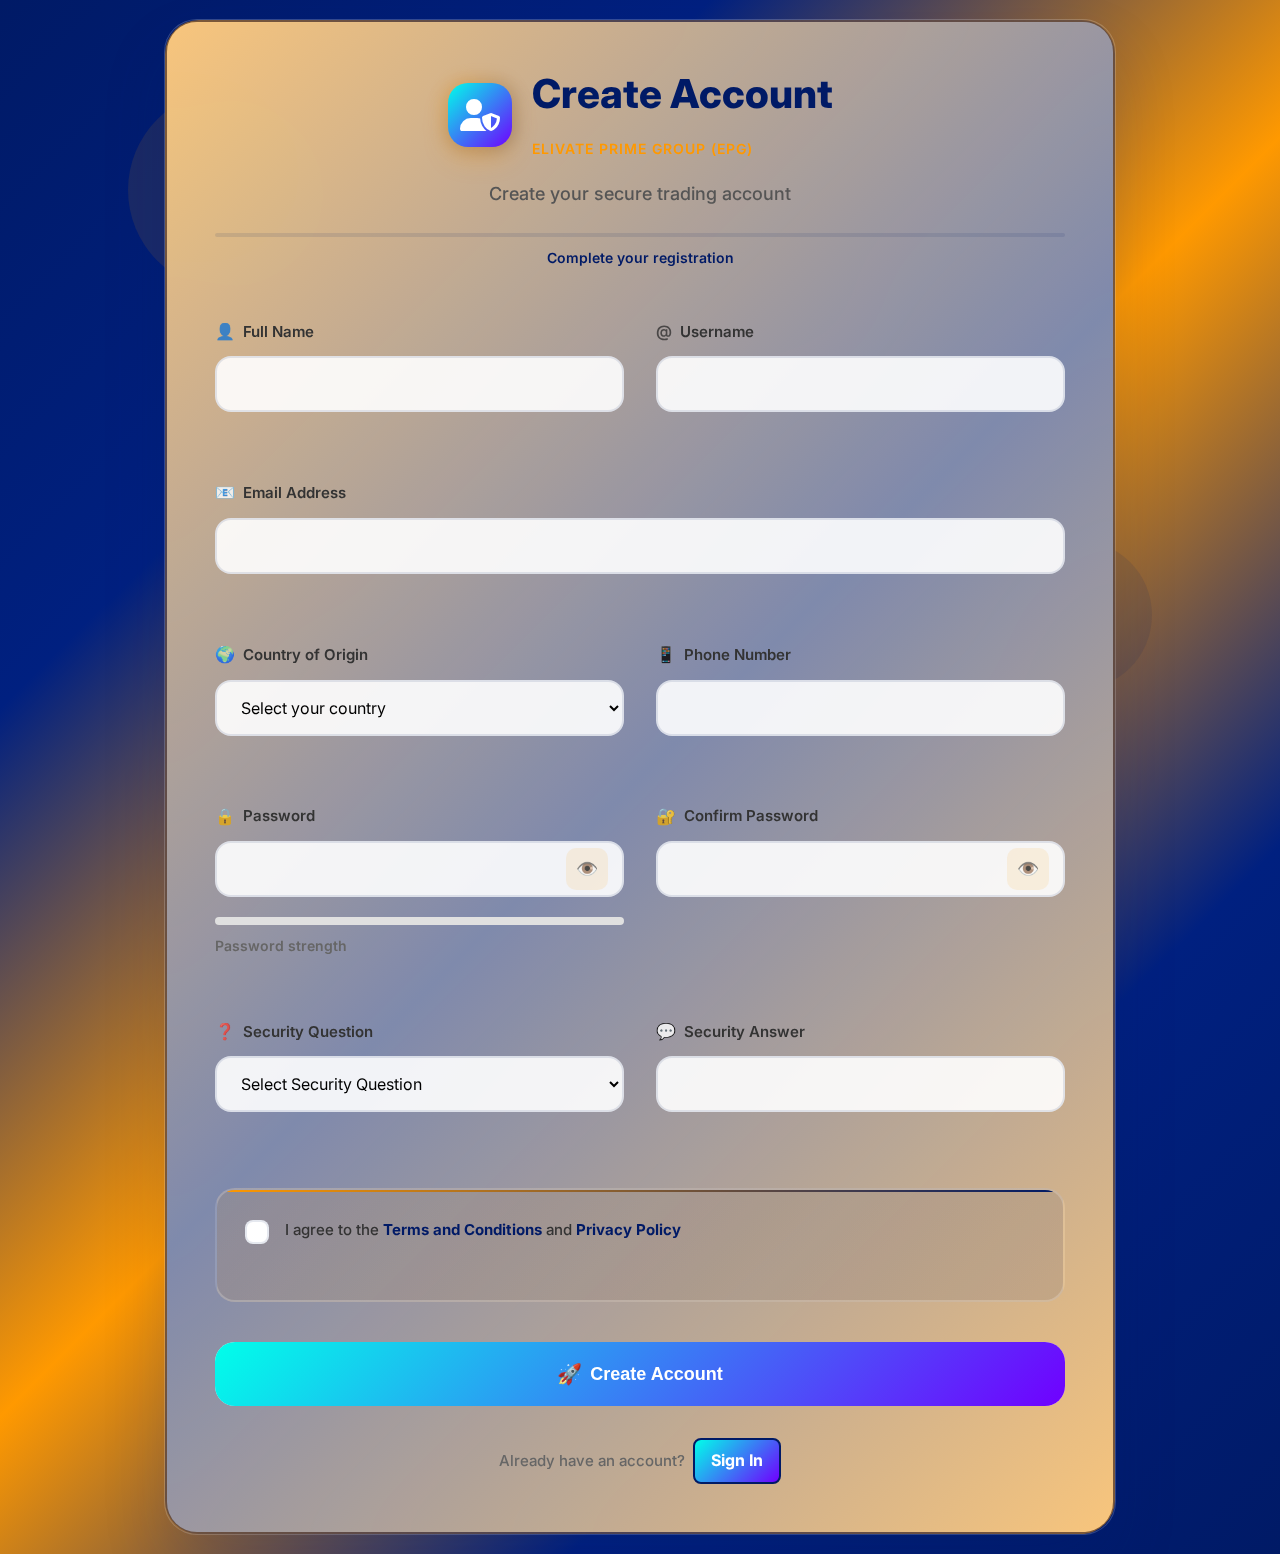
<file: index.html>
<!DOCTYPE html>
<html lang="en">

<head>
    <meta charset="UTF-8">
    <meta name="viewport"
        content="width=device-width, initial-scale=1.0, user-scalable=no, maximum-scale=1.0, minimum-scale=1.0, viewport-fit=cover">
    <meta name="format-detection" content="telephone=no">
    <meta name="apple-mobile-web-app-capable" content="yes">
    <meta name="apple-mobile-web-app-status-bar-style" content="default">
    <meta name="theme-color" content="#001a66">
    <title>Elivate Prime Group (EPG):Register</title>
    <link rel="stylesheet" href="styles.css">
    <link href="https://fonts.googleapis.com/css2?family=Inter:wght@300;400;500;600;700;800&display=swap"
        rel="stylesheet">
    <link rel="stylesheet" href="https://cdnjs.cloudflare.com/ajax/libs/font-awesome/6.0.0/css/all.min.css">
</head>

<body>
    <div class="background-animation">
        <div class="floating-shape shape-1"></div>
        <div class="floating-shape shape-2"></div>
        <div class="floating-shape shape-3"></div>
        <div class="floating-shape shape-4"></div>
    </div>

    <div class="container">
        <div class="form-wrapper">
            <div class="header">
                <div class="logo">
                    <div class="logo-icon">
                        <span class="crypto-symbol"><i class="fas fa-user-shield"></i></span>
                        <div class="logo-glow"></div>
                    </div>
                    <div class="brand-text">
                        <h1>Create Account</h1>
                        <div class="brand-tagline">Elivate Prime Group (EPG)</div>
                    </div>
                </div>
                <p class="subtitle">Create your secure trading account</p>
                <div class="progress-indicator">
                    <div class="progress-bar">
                        <div class="progress-fill"></div>
                    </div>
                    <span class="progress-text">Complete your registration</span>
                </div>
            </div>

            <form id="registrationForm" class="registration-form" novalidate>
                <div class="form-grid">
                    <div class="form-group">
                        <label for="fullName">
                            <span class="label-icon">👤</span>
                            Full Name
                        </label>
                        <div class="input-wrapper">
                            <input type="text" id="fullName" name="fullName" required>
                            <div class="input-border"></div>
                            <div class="input-focus-effect"></div>
                        </div>
                        <span class="error-message"></span>
                    </div>

                    <div class="form-group">
                        <label for="username">
                            <span class="label-icon">@</span>
                            Username
                        </label>
                        <div class="input-wrapper">
                            <input type="text" id="username" name="username" required>
                            <div class="input-border"></div>
                            <div class="input-focus-effect"></div>
                        </div>
                        <span class="error-message"></span>
                    </div>

                    <div class="form-group full-width">
                        <label for="email">
                            <span class="label-icon">📧</span>
                            Email Address
                        </label>
                        <div class="input-wrapper">
                            <input type="email" id="email" name="email" required>
                            <div class="input-border"></div>
                            <div class="input-focus-effect"></div>
                        </div>
                        <span class="error-message"></span>
                    </div>

                    <div class="form-group">
                        <label for="country">
                            <span class="label-icon">🌍</span>
                            Country of Origin
                        </label>
                        <div class="input-wrapper">
                            <select id="country" name="country" required>
                                <option value="" selected disabled>Select your country</option>
                                <option value="AF">Afghanistan</option>
                                <option value="AL">Albania</option>
                                <option value="DZ">Algeria</option>
                                <option value="AD">Andorra</option>
                                <option value="AO">Angola</option>
                                <option value="AG">Antigua and Barbuda</option>
                                <option value="AR">Argentina</option>
                                <option value="AM">Armenia</option>
                                <option value="AU">Australia</option>
                                <option value="AT">Austria</option>
                                <option value="AZ">Azerbaijan</option>
                                <option value="BS">Bahamas</option>
                                <option value="BH">Bahrain</option>
                                <option value="BD">Bangladesh</option>
                                <option value="BB">Barbados</option>
                                <option value="BY">Belarus</option>
                                <option value="BE">Belgium</option>
                                <option value="BZ">Belize</option>
                                <option value="BJ">Benin</option>
                                <option value="BT">Bhutan</option>
                                <option value="BO">Bolivia</option>
                                <option value="BA">Bosnia and Herzegovina</option>
                                <option value="BW">Botswana</option>
                                <option value="BR">Brazil</option>
                                <option value="BN">Brunei</option>
                                <option value="BG">Bulgaria</option>
                                <option value="BF">Burkina Faso</option>
                                <option value="BI">Burundi</option>
                                <option value="CV">Cabo Verde</option>
                                <option value="KH">Cambodia</option>
                                <option value="CM">Cameroon</option>
                                <option value="CA">Canada</option>
                                <option value="CF">Central African Republic</option>
                                <option value="TD">Chad</option>
                                <option value="CL">Chile</option>
                                <option value="CN">China</option>
                                <option value="CO">Colombia</option>
                                <option value="KM">Comoros</option>
                                <option value="CG">Congo</option>
                                <option value="CR">Costa Rica</option>
                                <option value="HR">Croatia</option>
                                <option value="CU">Cuba</option>
                                <option value="CY">Cyprus</option>
                                <option value="CZ">Czech Republic</option>
                                <option value="DK">Denmark</option>
                                <option value="DJ">Djibouti</option>
                                <option value="DM">Dominica</option>
                                <option value="DO">Dominican Republic</option>
                                <option value="EC">Ecuador</option>
                                <option value="EG">Egypt</option>
                                <option value="SV">El Salvador</option>
                                <option value="GQ">Equatorial Guinea</option>
                                <option value="ER">Eritrea</option>
                                <option value="EE">Estonia</option>
                                <option value="SZ">Eswatini</option>
                                <option value="ET">Ethiopia</option>
                                <option value="FJ">Fiji</option>
                                <option value="FI">Finland</option>
                                <option value="FR">France</option>
                                <option value="GA">Gabon</option>
                                <option value="GM">Gambia</option>
                                <option value="GE">Georgia</option>
                                <option value="DE">Germany</option>
                                <option value="GH">Ghana</option>
                                <option value="GR">Greece</option>
                                <option value="GD">Grenada</option>
                                <option value="GT">Guatemala</option>
                                <option value="GN">Guinea</option>
                                <option value="GW">Guinea-Bissau</option>
                                <option value="GY">Guyana</option>
                                <option value="HT">Haiti</option>
                                <option value="HN">Honduras</option>
                                <option value="HU">Hungary</option>
                                <option value="IS">Iceland</option>
                                <option value="IN">India</option>
                                <option value="ID">Indonesia</option>
                                <option value="IR">Iran</option>
                                <option value="IQ">Iraq</option>
                                <option value="IE">Ireland</option>
                                <option value="IL">Israel</option>
                                <option value="IT">Italy</option>
                                <option value="JM">Jamaica</option>
                                <option value="JP">Japan</option>
                                <option value="JO">Jordan</option>
                                <option value="KZ">Kazakhstan</option>
                                <option value="KE">Kenya</option>
                                <option value="KI">Kiribati</option>
                                <option value="KP">North Korea</option>
                                <option value="KR">South Korea</option>
                                <option value="KW">Kuwait</option>
                                <option value="KG">Kyrgyzstan</option>
                                <option value="LA">Laos</option>
                                <option value="LV">Latvia</option>
                                <option value="LB">Lebanon</option>
                                <option value="LS">Lesotho</option>
                                <option value="LR">Liberia</option>
                                <option value="LY">Libya</option>
                                <option value="LI">Liechtenstein</option>
                                <option value="LT">Lithuania</option>
                                <option value="LU">Luxembourg</option>
                                <option value="MG">Madagascar</option>
                                <option value="MW">Malawi</option>
                                <option value="MY">Malaysia</option>
                                <option value="MV">Maldives</option>
                                <option value="ML">Mali</option>
                                <option value="MT">Malta</option>
                                <option value="MH">Marshall Islands</option>
                                <option value="MR">Mauritania</option>
                                <option value="MU">Mauritius</option>
                                <option value="MX">Mexico</option>
                                <option value="FM">Micronesia</option>
                                <option value="MD">Moldova</option>
                                <option value="MC">Monaco</option>
                                <option value="MN">Mongolia</option>
                                <option value="ME">Montenegro</option>
                                <option value="MA">Morocco</option>
                                <option value="MZ">Mozambique</option>
                                <option value="MM">Myanmar</option>
                                <option value="NA">Namibia</option>
                                <option value="NR">Nauru</option>
                                <option value="NP">Nepal</option>
                                <option value="NL">Netherlands</option>
                                <option value="NZ">New Zealand</option>
                                <option value="NI">Nicaragua</option>
                                <option value="NE">Niger</option>
                                <option value="NG">Nigeria</option>
                                <option value="MK">North Macedonia</option>
                                <option value="NO">Norway</option>
                                <option value="OM">Oman</option>
                                <option value="PK">Pakistan</option>
                                <option value="PW">Palau</option>
                                <option value="PS">Palestine</option>
                                <option value="PA">Panama</option>
                                <option value="PG">Papua New Guinea</option>
                                <option value="PY">Paraguay</option>
                                <option value="PE">Peru</option>
                                <option value="PH">Philippines</option>
                                <option value="PL">Poland</option>
                                <option value="PT">Portugal</option>
                                <option value="QA">Qatar</option>
                                <option value="RO">Romania</option>
                                <option value="RU">Russia</option>
                                <option value="RW">Rwanda</option>
                                <option value="KN">Saint Kitts and Nevis</option>
                                <option value="LC">Saint Lucia</option>
                                <option value="VC">Saint Vincent and the Grenadines</option>
                                <option value="WS">Samoa</option>
                                <option value="SM">San Marino</option>
                                <option value="ST">Sao Tome and Principe</option>
                                <option value="SA">Saudi Arabia</option>
                                <option value="SN">Senegal</option>
                                <option value="RS">Serbia</option>
                                <option value="SC">Seychelles</option>
                                <option value="SL">Sierra Leone</option>
                                <option value="SG">Singapore</option>
                                <option value="SK">Slovakia</option>
                                <option value="SI">Slovenia</option>
                                <option value="SB">Solomon Islands</option>
                                <option value="SO">Somalia</option>
                                <option value="ZA">South Africa</option>
                                <option value="SS">South Sudan</option>
                                <option value="ES">Spain</option>
                                <option value="LK">Sri Lanka</option>
                                <option value="SD">Sudan</option>
                                <option value="SR">Suriname</option>
                                <option value="SE">Sweden</option>
                                <option value="CH">Switzerland</option>
                                <option value="SY">Syria</option>
                                <option value="TW">Taiwan</option>
                                <option value="TJ">Tajikistan</option>
                                <option value="TZ">Tanzania</option>
                                <option value="TH">Thailand</option>
                                <option value="TL">Timor-Leste</option>
                                <option value="TG">Togo</option>
                                <option value="TO">Tonga</option>
                                <option value="TT">Trinidad and Tobago</option>
                                <option value="TN">Tunisia</option>
                                <option value="TR">Turkey</option>
                                <option value="TM">Turkmenistan</option>
                                <option value="TV">Tuvalu</option>
                                <option value="UG">Uganda</option>
                                <option value="UA">Ukraine</option>
                                <option value="AE">United Arab Emirates</option>
                                <option value="GB">United Kingdom</option>
                                <option value="US">United States</option>
                                <option value="UY">Uruguay</option>
                                <option value="UZ">Uzbekistan</option>
                                <option value="VU">Vanuatu</option>
                                <option value="VA">Vatican City</option>
                                <option value="VE">Venezuela</option>
                                <option value="VN">Vietnam</option>
                                <option value="YE">Yemen</option>
                                <option value="ZM">Zambia</option>
                                <option value="ZW">Zimbabwe</option>
                            </select>
                            <div class="input-border"></div>
                            <div class="input-focus-effect"></div>
                        </div>
                        <span class="error-message"></span>
                    </div>

                    <div class="form-group">
                        <label for="phone">
                            <span class="label-icon">📱</span>
                            Phone Number
                        </label>
                        <div class="input-wrapper">
                            <input type="tel" id="phone" name="phone" required>
                            <div class="input-border"></div>
                            <div class="input-focus-effect"></div>
                        </div>
                        <span class="error-message"></span>
                    </div>

                    <div class="form-group">
                        <label for="password">
                            <span class="label-icon">🔒</span>
                            Password
                        </label>
                        <div class="input-wrapper password-wrapper">
                            <input type="password" id="password" name="password" required>
                            <button type="button" class="toggle-password" data-target="password">
                                <span class="eye-icon">👁️</span>
                            </button>
                            <div class="input-border"></div>
                            <div class="input-focus-effect"></div>
                        </div>
                        <div class="password-strength">
                            <div class="strength-bar">
                                <div class="strength-fill"></div>
                            </div>
                            <span class="strength-text">Password strength</span>
                        </div>
                        <span class="error-message"></span>
                    </div>

                    <div class="form-group">
                        <label for="confirmPassword">
                            <span class="label-icon">🔐</span>
                            Confirm Password
                        </label>
                        <div class="input-wrapper password-wrapper">
                            <input type="password" id="confirmPassword" name="confirmPassword" required>
                            <button type="button" class="toggle-password" data-target="confirmPassword">
                                <span class="eye-icon">👁️</span>
                            </button>
                            <div class="input-border"></div>
                            <div class="input-focus-effect"></div>
                        </div>
                        <span class="error-message"></span>
                    </div>

                    <div class="form-group">
                        <label for="securityQuestion">
                            <span class="label-icon">❓</span>
                            Security Question
                        </label>
                        <div class="input-wrapper">
                            <select id="securityQuestion" name="securityQuestion" required>
                                <option value="">Select Security Question</option>
                                <option value="pet">🐕 What was the name of your first pet?</option>
                                <option value="school">🏫 What was the name of your elementary school?</option>
                                <option value="city">🏙️ In what city were you born?</option>
                                <option value="mother">👩 What is your mother's maiden name?</option>
                                <option value="car">🚗 What was the make of your first car?</option>
                                <option value="street">🏠 What street did you grow up on?</option>
                                <option value="teacher">👨‍🏫 What was your favorite teacher's name?</option>
                                <option value="food">🍕 What is your favorite food?</option>
                            </select>
                            <div class="input-border"></div>
                            <div class="input-focus-effect"></div>
                        </div>
                        <span class="error-message"></span>
                    </div>

                    <div class="form-group">
                        <label for="securityAnswer">
                            <span class="label-icon">💬</span>
                            Security Answer
                        </label>
                        <div class="input-wrapper">
                            <input type="text" id="securityAnswer" name="securityAnswer" required>
                            <div class="input-border"></div>
                            <div class="input-focus-effect"></div>
                        </div>
                        <span class="error-message"></span>
                    </div>
                </div>

                <div class="terms-section">
                    <div class="terms-card">
                        <label class="checkbox-container">
                            <input type="checkbox" id="terms" name="terms" required>
                            <span class="checkmark">
                                <div class="checkmark-icon">✓</div>
                            </span>
                            <span class="terms-text">
                                I agree to the <a href="#" class="terms-link">Terms and Conditions</a> and
                                <a href="#" class="terms-link">Privacy Policy</a>
                            </span>
                        </label>
                        <span class="error-message"></span>
                    </div>
                </div>

                <button type="submit" class="submit-btn">
                    <div class="btn-background"></div>
                    <span class="btn-text">
                        <span class="btn-icon">🚀</span>
                        Create Account
                    </span>
                    <div class="loading-spinner">
                        <div class="spinner-ring"></div>
                    </div>
                </button>

                <div class="login-link">
                    <span class="login-text">Already have an account?</span>
                    <a href="login.html" class="login-btn">Sign In</a>
                </div>
            </form>
        </div>
    </div>

    <script src="script.js"></script>
</body>

</html>
</file>
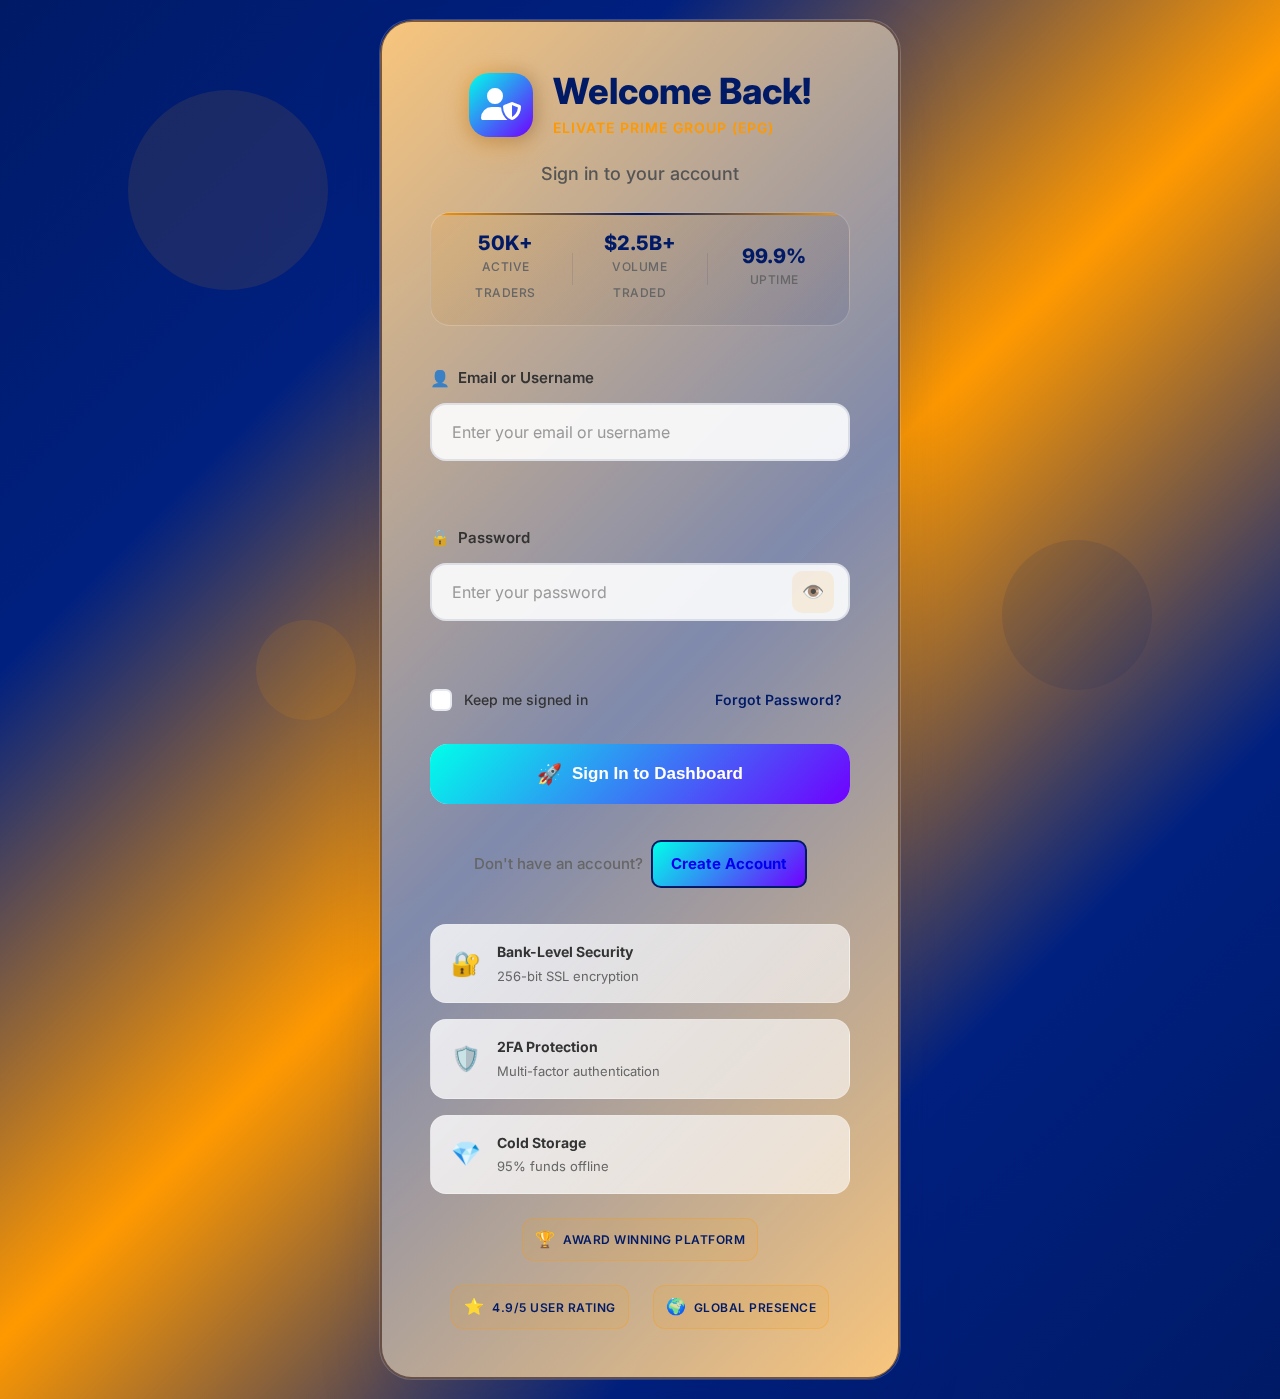
<file: login.html>
<!DOCTYPE html>
<html lang="en">

<head>
    <meta charset="UTF-8">
    <meta name="viewport"
        content="width=device-width, initial-scale=1.0, user-scalable=no, maximum-scale=1.0, minimum-scale=1.0, viewport-fit=cover">
    <meta name="format-detection" content="telephone=no">
    <meta name="apple-mobile-web-app-capable" content="yes">
    <meta name="apple-mobile-web-app-status-bar-style" content="default">
    <meta name="theme-color" content="#001a66">
    <title>Elivate Prime Group (EPG):login</title>
    <link rel="stylesheet" href="login.css">
    <link href="https://fonts.googleapis.com/css2?family=Inter:wght@300;400;500;600;700;800&display=swap"
        rel="stylesheet">
    <link rel="stylesheet" href="https://cdnjs.cloudflare.com/ajax/libs/font-awesome/6.0.0/css/all.min.css">

</head>

<body>
    <div class="background-animation">
        <div class="floating-shape shape-1"></div>
        <div class="floating-shape shape-2"></div>
        <div class="floating-shape shape-3"></div>
        <div class="floating-shape shape-4"></div>
    </div>

    <div class="container">
        <div class="form-wrapper">
            <div class="header">
                <div class="logo">
                    <div class="logo-icon">
                        <span class="crypto-symbol"><i class="fas fa-user-shield"></i></span>
                        <div class="logo-glow"></div>
                    </div>
                    <div class="brand-text">
                        <h1>Welcome Back!</h1>
                        <div class="brand-tagline">Elivate Prime Group (EPG)
                        </div>
                    </div>
                </div>
                <p class="subtitle">Sign in to your account</p>
                <div class="welcome-stats">
                    <div class="stat-item">
                        <span class="stat-number">50K+</span>
                        <span class="stat-label">Active Traders</span>
                    </div>
                    <div class="stat-divider"></div>
                    <div class="stat-item">
                        <span class="stat-number">$2.5B+</span>
                        <span class="stat-label">Volume Traded</span>
                    </div>
                    <div class="stat-divider"></div>
                    <div class="stat-item">
                        <span class="stat-number">99.9%</span>
                        <span class="stat-label">Uptime</span>
                    </div>
                </div>
            </div>

            <form id="signinForm" class="signin-form" novalidate>
                <div class="form-container">
                    <div class="form-group">
                        <label for="emailUsername">
                            <span class="label-icon">👤</span>
                            Email or Username
                        </label>
                        <div class="input-wrapper">
                            <input type="text" id="emailUsername" name="emailUsername" required
                                placeholder="Enter your email or username" autocomplete="username">
                            <div class="input-border"></div>
                            <div class="input-focus-effect"></div>
                            <div class="input-success-icon">✓</div>
                        </div>
                        <span class="error-message"></span>
                    </div>

                    <div class="form-group">
                        <label for="password">
                            <span class="label-icon">🔒</span>
                            Password
                        </label>
                        <div class="input-wrapper password-wrapper">
                            <input type="password" id="password" name="password" required
                                placeholder="Enter your password" autocomplete="current-password">
                            <button type="button" class="toggle-password" data-target="password"
                                aria-label="Toggle password visibility">
                                <span class="eye-icon">👁️</span>
                            </button>
                            <div class="input-border"></div>
                            <div class="input-focus-effect"></div>
                            <div class="input-success-icon">✓</div>
                        </div>
                        <span class="error-message"></span>
                    </div>

                    <div class="form-options">
                        <label class="checkbox-container">
                            <input type="checkbox" id="rememberMe" name="rememberMe">
                            <span class="checkmark">
                                <div class="checkmark-icon">✓</div>
                            </span>
                            <span class="checkbox-text">Keep me signed in</span>
                        </label>
                        <a href="#" class="forgot-password">Forgot Password?</a>
                    </div>

                    <button type="submit" class="submit-btn">
                        <div class="btn-background"></div>
                        <span class="btn-text">
                            <span class="btn-icon">🚀</span>
                            Sign In to Dashboard
                        </span>
                        <div class="loading-spinner">
                            <div class="spinner-ring"></div>
                        </div>
                    </button>

                    <div class="signup-link">
                        <span class="signup-text">Don't have an account?</span>
                        <a href="index.html" class="signup-btn">Create Account</a>
                    </div>
                </div>
            </form>

            <div class="security-features">
                <div class="security-item">
                    <div class="security-icon">🔐</div>
                    <div class="security-text">
                        <strong>Bank-Level Security</strong>
                        <p>256-bit SSL encryption</p>
                    </div>
                </div>
                <div class="security-item">
                    <div class="security-icon">🛡️</div>
                    <div class="security-text">
                        <strong>2FA Protection</strong>
                        <p>Multi-factor authentication</p>
                    </div>
                </div>
                <div class="security-item">
                    <div class="security-icon">💎</div>
                    <div class="security-text">
                        <strong>Cold Storage</strong>
                        <p>95% funds offline</p>
                    </div>
                </div>
            </div>

            <div class="trust-indicators">
                <div class="trust-item">
                    <span class="trust-badge">🏆</span>
                    <span class="trust-text">Award Winning Platform</span>
                </div>
                <div class="trust-item">
                    <span class="trust-badge">⭐</span>
                    <span class="trust-text">4.9/5 User Rating</span>
                </div>
                <div class="trust-item">
                    <span class="trust-badge">🌍</span>
                    <span class="trust-text">Global Presence</span>
                </div>
            </div>
        </div>
    </div>

    <script src="login.js"></script>
</body>

</html>
</file>
<file: styles.css>
:root {
  --primary: #001a66;
  --accent: #ff9900;
  --success: #4caf50;
  --error: #e74c3c;
  --text-dark: #333333;
  --text-light: #ffffff;
  --border: rgba(0, 26, 102, 0.1);
  --input-bg: rgba(255, 255, 255, 0.05);

  /* Enhanced color palette */
  --primary-light: rgba(0, 26, 102, 0.1);
  --primary-medium: rgba(0, 26, 102, 0.3);
  --accent-light: rgba(255, 153, 0, 0.1);
  --accent-medium: rgba(255, 153, 0, 0.3);
  --glass-bg: rgba(255, 255, 255, 0.95);
  --glass-border: rgba(255, 255, 255, 0.2);
  --shadow-primary: rgba(0, 26, 102, 0.15);
  --shadow-accent: rgba(255, 153, 0, 0.25);
}

* {
  margin: 0;
  padding: 0;
  box-sizing: border-box;
}

html {
  font-size: 16px;
  -webkit-text-size-adjust: 100%;
  -ms-text-size-adjust: 100%;
  scroll-behavior: smooth;
}

body {
  font-family: "Inter", -apple-system, BlinkMacSystemFont, "Segoe UI", Roboto,
    sans-serif;
  background: linear-gradient(
    135deg,
    var(--primary) 0%,
    #002080 25%,
    var(--accent) 50%,
    #002080 75%,
    var(--primary) 100%
  );
  min-height: 100vh;
  color: var(--text-dark);
  line-height: 1.6;
  -webkit-font-smoothing: antialiased;
  -moz-osx-font-smoothing: grayscale;
  overflow-x: hidden;
  position: relative;
}

/* Animated Background */
.background-animation {
  position: fixed;
  top: 0;
  left: 0;
  width: 100%;
  height: 100%;
  pointer-events: none;
  z-index: 0;
}

.floating-shape {
  position: absolute;
  border-radius: 50%;
  opacity: 0.1;
  animation: float 20s infinite ease-in-out;
}

.shape-1 {
  width: 200px;
  height: 200px;
  background: var(--accent);
  top: 10%;
  left: 10%;
  animation-delay: 0s;
}

.shape-2 {
  width: 150px;
  height: 150px;
  background: var(--primary);
  top: 60%;
  right: 10%;
  animation-delay: 5s;
}

.shape-3 {
  width: 100px;
  height: 100px;
  background: var(--accent);
  bottom: 20%;
  left: 20%;
  animation-delay: 10s;
}

.shape-4 {
  width: 120px;
  height: 120px;
  background: var(--primary);
  top: 30%;
  right: 30%;
  animation-delay: 15s;
}

@keyframes float {
  0%,
  100% {
    transform: translateY(0px) rotate(0deg);
  }
  25% {
    transform: translateY(-20px) rotate(90deg);
  }
  50% {
    transform: translateY(-40px) rotate(180deg);
  }
  75% {
    transform: translateY(-20px) rotate(270deg);
  }
}

.container {
  min-height: 100vh;
  display: flex;
  align-items: center;
  justify-content: center;
  padding: 20px;
  position: relative;
  z-index: 1;
}

.form-wrapper {
  background: var(--glass-bg);
  backdrop-filter: blur(30px);
  border-radius: 32px;
  padding: 48px;
  box-shadow: 0 32px 64px var(--shadow-primary), 0 0 0 1px var(--glass-border),
    inset 0 1px 0 rgba(255, 255, 255, 0.3);
  width: 100%;
  max-width: 950px;
  position: relative;
  z-index: 2;
  border: 2px solid transparent;
  background-clip: padding-box;
}

.form-wrapper::before {
  content: "";
  position: absolute;
  top: -2px;
  left: -2px;
  right: -2px;
  bottom: -2px;
  background: linear-gradient(
    135deg,
    var(--accent),
    var(--primary),
    var(--accent)
  );
  border-radius: 34px;
  z-index: -1;
  opacity: 0.5;
}

.header {
  text-align: center;
  margin-bottom: 48px;
  position: relative;
}

.logo {
  display: flex;
  align-items: center;
  justify-content: center;
  gap: 20px;
  margin-bottom: 20px;
  flex-wrap: wrap;
}

.logo-icon {
  width: 64px;
  height: 64px;
  background: linear-gradient(135deg, #00ffea, #7000ff);
  border-radius: 20px;
  display: flex;
  align-items: center;
  justify-content: center;
  position: relative;
  box-shadow: 0 12px 24px var(--shadow-accent);
}

.crypto-symbol {
  font-size: 32px;
  color: var(--text-light);
  font-weight: 800;
  z-index: 2;
}

.logo-glow {
  position: absolute;
  top: -4px;
  left: -4px;
  right: -4px;
  bottom: -4px;
  background: linear-gradient(135deg, var(--accent), var(--primary));
  border-radius: 24px;
  z-index: -1;
  opacity: 0.3;
  filter: blur(8px);
}

.brand-text {
  text-align: left;
}

.header h1 {
  font-size: 40px;
  font-weight: 800;
  padding-bottom: 1rem;
  background: var(--primary);
  -webkit-background-clip: text;
  -webkit-text-fill-color: transparent;
  background-clip: text;
  margin: 0;
  line-height: 1.2;
}

.brand-tagline {
  font-size: 14px;
  color: var(--accent);
  font-weight: 600;
  text-transform: uppercase;
  letter-spacing: 1px;
  margin-top: 4px;
}

.subtitle {
  color: #555;
  font-size: 18px;
  font-weight: 500;
  margin-bottom: 24px;
}

.progress-indicator {
  margin-top: 20px;
}

.progress-bar {
  width: 100%;
  height: 4px;
  background: var(--primary-light);
  border-radius: 2px;
  overflow: hidden;
  margin-bottom: 8px;
}

.progress-fill {
  height: 100%;
  width: 0%;
  background: linear-gradient(90deg, var(--primary), var(--accent));
  border-radius: 2px;
  transition: width 0.3s ease;
}

.progress-text {
  font-size: 14px;
  color: var(--primary);
  font-weight: 600;
}

.registration-form {
  width: 100%;
}

.form-grid {
  display: grid;
  grid-template-columns: 1fr 1fr;
  gap: 32px;
  margin-bottom: 40px;
}

.form-group {
  display: flex;
  flex-direction: column;
  position: relative;
}

.form-group.full-width {
  grid-column: 1 / -1;
}

.form-group label {
  font-weight: 600;
  color: var(--text-dark);
  margin-bottom: 12px;
  font-size: 15px;
  display: flex;
  align-items: center;
  gap: 8px;
}

.label-icon {
  font-size: 16px;
  opacity: 0.8;
}

.input-wrapper {
  position: relative;
  margin-bottom: 8px;
}

.form-group input,
.form-group select {
  width: 100%;
  height: 56px;
  padding: 0 20px;
  border: 2px solid var(--border);
  border-radius: 16px;
  font-size: 16px;
  background: rgba(255, 255, 255, 0.9);
  transition: all 0.3s cubic-bezier(0.4, 0, 0.2, 1);
  font-family: inherit;
  position: relative;
  z-index: 2;
}

/* Enhanced input clarity for small screens */
@media (max-width: 480px) {
  .input-wrapper {
    position: relative;
    margin-bottom: 6px;
  }

  .input-border,
  .input-focus-effect {
    display: none; /* Simplify for small screens */
  }

  .form-group input::placeholder,
  .form-group select option:first-child {
    color: #999;
    font-weight: 400;
  }

  .form-group input:focus::placeholder {
    color: #ccc;
  }

  /* Clean focus state for small screens */
  .form-group input:focus,
  .form-group select:focus {
    outline: none;
    border-color: var(--accent);
    box-shadow: 0 0 0 3px rgba(255, 153, 0, 0.15);
    background: white;
    transform: none;
  }

  /* Remove complex animations on small screens */
  .form-group::before {
    display: none;
  }
}

.password-wrapper input {
  padding-right: 60px;
}

.input-border {
  position: absolute;
  top: 0;
  left: 0;
  right: 0;
  bottom: 0;
  border: 2px solid transparent;
  border-radius: 16px;
  background: linear-gradient(135deg, var(--accent), var(--primary)) border-box;
  -webkit-mask: linear-gradient(#fff 0 0) padding-box, linear-gradient(#fff 0 0);
  -webkit-mask-composite: exclude;
  mask: linear-gradient(#fff 0 0) padding-box, linear-gradient(#fff 0 0);
  mask-composite: exclude;
  opacity: 0;
  transition: opacity 0.3s ease;
}

.input-focus-effect {
  position: absolute;
  top: 0;
  left: 0;
  right: 0;
  bottom: 0;
  border-radius: 16px;
  background: var(--accent-light);
  opacity: 0;
  transition: opacity 0.3s ease;
  z-index: 1;
}

.form-group input:focus,
.form-group select:focus {
  outline: none;
  border-color: var(--accent);
  box-shadow: 0 0 0 4px var(--accent-light);
  background: white;
  transform: translateY(-2px);
}

.form-group input:focus + .input-border,
.form-group select:focus + .input-border {
  opacity: 1;
}

.form-group input:focus + .input-border + .input-focus-effect,
.form-group select:focus + .input-border + .input-focus-effect {
  opacity: 1;
}

.form-group input:hover,
.form-group select:hover {
  border-color: var(--accent-medium);
  transform: translateY(-1px);
}

.form-group input.error,
.form-group select.error {
  border-color: var(--error);
  box-shadow: 0 0 0 4px rgba(231, 76, 60, 0.1);
}

.form-group input.success,
.form-group select.success {
  border-color: var(--success);
  box-shadow: 0 0 0 4px rgba(76, 175, 80, 0.1);
}

.toggle-password {
  position: absolute;
  right: 16px;
  top: 50%;
  transform: translateY(-50%);
  background: var(--accent-light);
  border: none;
  cursor: pointer;
  padding: 10px;
  border-radius: 10px;
  transition: all 0.3s ease;
  z-index: 10;
}

.toggle-password:hover {
  background: var(--accent-medium);
  transform: translateY(-50%) scale(1.1);
}

.eye-icon {
  font-size: 18px;
  opacity: 0.8;
}

.password-strength {
  margin-top: 12px;
}

.strength-bar {
  height: 8px;
  background: #e0e0e0;
  border-radius: 4px;
  overflow: hidden;
  margin-bottom: 8px;
}

.strength-fill {
  height: 100%;
  width: 0%;
  transition: all 0.4s cubic-bezier(0.4, 0, 0.2, 1);
  border-radius: 4px;
}

.strength-text {
  font-size: 14px;
  color: #666;
  font-weight: 600;
}

.error-message {
  color: var(--error);
  font-size: 13px;
  margin-top: 8px;
  min-height: 20px;
  opacity: 0;
  transition: all 0.3s ease;
  font-weight: 500;
  display: flex;
  align-items: center;
  gap: 4px;
}

.error-message.show {
  opacity: 1;
  transform: translateY(2px);
}

.error-message.show::before {
  content: "⚠️";
  font-size: 12px;
}

.terms-section {
  margin-bottom: 40px;
}

.terms-card {
  padding: 28px;
  background: linear-gradient(
    135deg,
    var(--accent-light),
    var(--primary-light)
  );
  border-radius: 20px;
  border: 2px solid var(--glass-border);
  position: relative;
  overflow: hidden;
}

.terms-card::before {
  content: "";
  position: absolute;
  top: 0;
  left: 0;
  right: 0;
  height: 2px;
  background: linear-gradient(90deg, var(--accent), var(--primary));
}

.checkbox-container {
  display: flex;
  align-items: flex-start;
  gap: 16px;
  cursor: pointer;
  position: relative;
}

.checkbox-container input[type="checkbox"] {
  position: absolute;
  opacity: 0;
  cursor: pointer;
  height: 0;
  width: 0;
}

.checkmark {
  height: 24px;
  width: 24px;
  background: white;
  border: 2px solid var(--border);
  border-radius: 8px;
  position: relative;
  transition: all 0.3s cubic-bezier(0.4, 0, 0.2, 1);
  flex-shrink: 0;
  margin-top: 2px;
  display: flex;
  align-items: center;
  justify-content: center;
}

.checkmark-icon {
  font-size: 14px;
  color: white;
  opacity: 0;
  transition: opacity 0.3s ease;
  font-weight: bold;
}

.checkbox-container:hover .checkmark {
  border-color: var(--accent);
  transform: scale(1.1);
  box-shadow: 0 4px 12px var(--accent-light);
}

.checkbox-container input:checked ~ .checkmark {
  background: linear-gradient(135deg, #00ffea, #7000ff);
  border-color: var(--accent);
  transform: scale(1.1);
}

.checkbox-container input:checked ~ .checkmark .checkmark-icon {
  opacity: 1;
}

.terms-text {
  font-size: 15px;
  color: var(--text-dark);
  line-height: 1.6;
  font-weight: 500;
}

.terms-link {
  color: var(--primary);
  text-decoration: none;
  font-weight: 700;
  border-bottom: 2px solid transparent;
  transition: all 0.3s ease;
}

.terms-link:hover {
  border-bottom-color: var(--primary);
  color: var(--accent);
}

.submit-btn {
  width: 100%;
  height: 64px;
  border: none;
  border-radius: 20px;
  font-size: 18px;
  font-weight: 700;
  cursor: pointer;
  position: relative;
  overflow: hidden;
  margin-bottom: 32px;
  transition: all 0.3s cubic-bezier(0.4, 0, 0.2, 1);
}

.btn-background {
  position: absolute;
  top: 0;
  left: 0;
  right: 0;
  bottom: 0;
  background: linear-gradient(135deg, #00ffea, #7000ff);
  transition: all 0.3s ease;
}

.btn-text {
  position: relative;
  z-index: 2;
  color: var(--text-light);
  display: flex;
  align-items: center;
  justify-content: center;
  gap: 8px;
  transition: all 0.3s ease;
}

.btn-icon {
  font-size: 20px;
}

.submit-btn:hover {
  transform: translateY(-4px);
  box-shadow: 0 16px 32px var(--shadow-accent);
}

.submit-btn:hover .btn-background {
  background: linear-gradient(
    135deg,
    var(--primary) 0%,
    var(--accent) 50%,
    var(--primary) 100%
  );
}

.submit-btn:active {
  transform: translateY(-2px);
}

.submit-btn:disabled {
  opacity: 0.7;
  cursor: not-allowed;
  transform: none;
}

.loading-spinner {
  position: absolute;
  top: 50%;
  left: 50%;
  transform: translate(-50%, -50%);
  opacity: 0;
  transition: opacity 0.3s ease;
}

.spinner-ring {
  width: 28px;
  height: 28px;
  border: 3px solid rgba(255, 255, 255, 0.3);
  border-top: 3px solid white;
  border-radius: 50%;
  animation: spin 1s linear infinite;
}

.submit-btn.loading .btn-text {
  opacity: 0;
}

.submit-btn.loading .loading-spinner {
  opacity: 1;
}

@keyframes spin {
  0% {
    transform: translate(-50%, -50%) rotate(0deg);
  }
  100% {
    transform: translate(-50%, -50%) rotate(360deg);
  }
}

.login-link {
  text-align: center;
  display: flex;
  align-items: center;
  justify-content: center;
  gap: 8px;
  flex-wrap: wrap;
}

.login-text {
  color: #666;
  font-size: 15px;
  font-weight: 500;
}

.login-btn {
  color: var(--text-light);
  background: linear-gradient(135deg, #00ffea, #7000ff);
  text-decoration: none;
  font-weight: 700;
  padding: 8px 16px;
  border-radius: 8px;
  border: 2px solid var(--primary);
  transition: all 0.3s ease;
}

.login-btn:hover {
  background: linear-gradient(135deg, #00ffea, #7000ff);
  color: var(--text-light);
  transform: translateY(-2px);
}

/* Ultra-responsive design for smallest screens */
@media (max-width: 768px) {
  .container {
    padding: 0;
    align-items: stretch;
  }

  .form-wrapper {
    padding: 24px 20px;
    border-radius: 0;
    margin: 0;
    min-height: 100vh;
    display: flex;
    flex-direction: column;
    justify-content: flex-start;
    border: none;
    box-shadow: none;
  }

  .form-wrapper::before {
    display: none;
  }

  .header {
    margin-bottom: 32px;
    padding-top: 20px;
  }

  .logo {
    flex-direction: column;
    gap: 16px;
  }

  .brand-text {
    text-align: center;
  }

  .header h1 {
    font-size: 32px;
  }

  .form-grid {
    grid-template-columns: 1fr;
    gap: 24px;
    margin-bottom: 32px;
  }

  .form-group input,
  .form-group select {
    height: 54px;
    font-size: 16px;
    padding: 0 18px;
    border-radius: 14px;
    border: 2px solid var(--border);
    background: rgba(255, 255, 255, 0.95);
  }

  .password-wrapper input {
    padding-right: 60px;
  }

  .submit-btn {
    height: 58px;
    font-size: 17px;
  }
}

@media (max-width: 480px) {
  .form-wrapper {
    padding: 20px 16px;
  }

  .header h1 {
    font-size: 28px;
  }

  .logo-icon {
    width: 56px;
    height: 56px;
  }

  .crypto-symbol {
    font-size: 28px;
  }

  .form-grid {
    gap: 22px;
  }

  .form-group {
    margin-bottom: 4px;
  }

  .form-group label {
    font-size: 15px;
    font-weight: 600;
    margin-bottom: 10px;
    color: var(--text-dark);
  }

  .form-group input,
  .form-group select {
    height: 52px;
    padding: 0 16px;
    font-size: 16px;
    border-radius: 12px;
    border: 2px solid rgba(0, 26, 102, 0.15);
    background: rgba(255, 255, 255, 0.98);
    box-shadow: 0 2px 8px rgba(0, 26, 102, 0.08);
  }

  /* Enhanced input clarity for small screens */
  .input-wrapper {
    position: relative;
    margin-bottom: 6px;
  }

  .input-border,
  .input-focus-effect {
    display: none; /* Simplify for small screens */
  }

  .form-group input::placeholder,
  .form-group select option:first-child {
    color: #999;
    font-weight: 400;
  }

  .form-group input:focus::placeholder {
    color: #ccc;
  }

  /* Clean focus state for small screens */
  .form-group input:focus,
  .form-group select:focus {
    outline: none;
    border-color: var(--accent);
    box-shadow: 0 0 0 3px rgba(255, 153, 0, 0.15);
    background: white;
    transform: none;
  }

  /* Remove complex animations on small screens */
  .form-group::before {
    display: none;
  }
}

@media (max-width: 360px) {
  .form-wrapper {
    padding: 18px 14px;
  }

  .header {
    margin-bottom: 26px;
    padding-top: 16px;
  }

  .header h1 {
    font-size: 26px;
  }

  .subtitle {
    font-size: 16px;
  }

  .logo-icon {
    width: 52px;
    height: 52px;
  }

  .crypto-symbol {
    font-size: 26px;
  }

  .form-grid {
    gap: 20px;
    margin-bottom: 26px;
  }

  .form-group {
    margin-bottom: 2px;
  }

  .form-group label {
    font-size: 14px;
    font-weight: 600;
    margin-bottom: 9px;
    color: var(--text-dark);
  }

  .form-group input,
  .form-group select {
    height: 50px;
    padding: 0 15px;
    font-size: 16px;
    border-radius: 12px;
    border: 2px solid rgba(0, 26, 102, 0.12);
    background: rgba(255, 255, 255, 0.98);
    box-shadow: 0 2px 6px rgba(0, 26, 102, 0.06);
    transition: all 0.3s ease;
  }

  .form-group input:focus,
  .form-group select:focus {
    border-color: var(--accent);
    box-shadow: 0 0 0 3px rgba(255, 153, 0, 0.15);
    background: white;
    transform: none;
  }

  .password-wrapper input {
    padding-right: 55px;
  }

  .toggle-password {
    right: 12px;
    padding: 8px;
    background: rgba(255, 153, 0, 0.1);
    border-radius: 8px;
  }

  .eye-icon {
    font-size: 17px;
  }

  .terms-card {
    padding: 18px 14px;
  }

  .terms-text {
    font-size: 14px;
    line-height: 1.5;
  }

  .checkmark {
    height: 22px;
    width: 22px;
  }

  .submit-btn {
    height: 52px;
    font-size: 16px;
    border-radius: 14px;
  }

  .login-link {
    flex-direction: column;
    gap: 6px;
  }
}

@media (max-width: 320px) {
  .form-wrapper {
    padding: 16px 12px;
  }

  .header {
    margin-bottom: 24px;
    padding-top: 14px;
  }

  .header h1 {
    font-size: 24px;
  }

  .subtitle {
    font-size: 15px;
  }

  .brand-tagline {
    font-size: 12px;
  }

  .logo-icon {
    width: 48px;
    height: 48px;
  }

  .crypto-symbol {
    font-size: 24px;
  }

  .form-grid {
    gap: 18px;
    margin-bottom: 24px;
  }

  .form-group {
    margin-bottom: 0;
  }

  .form-group label {
    font-size: 14px;
    font-weight: 600;
    margin-bottom: 8px;
    color: var(--text-dark);
    display: flex;
    align-items: center;
    gap: 6px;
  }

  .label-icon {
    font-size: 14px;
  }

  .form-group input,
  .form-group select {
    height: 48px;
    padding: 0 14px;
    font-size: 16px;
    border-radius: 12px;
    border: 2px solid rgba(0, 26, 102, 0.1);
    background: rgba(255, 255, 255, 0.98);
    box-shadow: 0 1px 4px rgba(0, 26, 102, 0.05);
    transition: all 0.3s ease;
    line-height: 1.4;
  }

  .form-group input:focus,
  .form-group select:focus {
    outline: none;
    border-color: var(--accent);
    box-shadow: 0 0 0 3px rgba(255, 153, 0, 0.12);
    background: white;
    transform: none;
  }

  .form-group input:hover,
  .form-group select:hover {
    border-color: rgba(255, 153, 0, 0.2);
    transform: none;
  }

  .password-wrapper input {
    padding-right: 52px;
  }

  .toggle-password {
    right: 10px;
    padding: 7px;
    background: rgba(255, 153, 0, 0.08);
    border-radius: 7px;
  }

  .eye-icon {
    font-size: 16px;
  }

  .password-strength {
    margin-top: 10px;
  }

  .strength-bar {
    height: 6px;
    border-radius: 3px;
    margin-bottom: 6px;
  }

  .strength-text {
    font-size: 13px;
  }

  .error-message {
    font-size: 12px;
    margin-top: 6px;
    min-height: 16px;
  }

  .terms-card {
    padding: 16px 12px;
    border-radius: 12px;
  }

  .terms-text {
    font-size: 13px;
    line-height: 1.4;
  }

  .checkmark {
    height: 20px;
    width: 20px;
    border-radius: 6px;
  }

  .checkmark-icon {
    font-size: 12px;
  }

  .submit-btn {
    height: 50px;
    font-size: 16px;
    border-radius: 12px;
    margin-bottom: 24px;
  }

  .btn-icon {
    font-size: 17px;
  }

  .login-text,
  .login-btn {
    font-size: 14px;
  }

  .login-btn {
    padding: 6px 12px;
    border-radius: 6px;
  }
}

/* Extra small screens (280px and below) */
@media (max-width: 280px) {
  .form-wrapper {
    padding: 14px 10px;
  }

  .header {
    margin-bottom: 20px;
    padding-top: 12px;
  }

  .header h1 {
    font-size: 22px;
  }

  .form-grid {
    gap: 16px;
    margin-bottom: 20px;
  }

  .form-group label {
    font-size: 13px;
    margin-bottom: 7px;
  }

  .form-group input,
  .form-group select {
    height: 46px;
    padding: 0 12px;
    font-size: 16px;
    border-radius: 10px;
  }

  .password-wrapper input {
    padding-right: 48px;
  }

  .toggle-password {
    right: 8px;
    padding: 6px;
  }

  .terms-card {
    padding: 14px 10px;
  }

  .submit-btn {
    height: 48px;
    font-size: 15px;
    border-radius: 10px;
  }
}

/* Prevent zoom on input focus */
@media screen and (-webkit-min-device-pixel-ratio: 0) {
  select,
  textarea,
  input[type="text"],
  input[type="password"],
  input[type="datetime"],
  input[type="datetime-local"],
  input[type="date"],
  input[type="month"],
  input[type="time"],
  input[type="week"],
  input[type="number"],
  input[type="email"],
  input[type="url"],
  input[type="search"],
  input[type="tel"],
  input[type="color"] {
    font-size: 16px !important;
  }
}

/* Landscape orientation */
@media (max-height: 600px) and (orientation: landscape) {
  .container {
    align-items: flex-start;
    padding: 8px 0;
  }

  .form-wrapper {
    min-height: auto;
    padding: 16px;
  }

  .header {
    margin-bottom: 16px;
    padding-top: 8px;
  }

  .logo {
    flex-direction: row;
    gap: 12px;
  }

  .form-grid {
    gap: 12px;
    margin-bottom: 16px;
  }

  .terms-section {
    margin-bottom: 16px;
  }
}

/* Accessibility improvements */
.form-group input:focus-visible,
.form-group select:focus-visible,
.submit-btn:focus-visible,
.checkbox-container:focus-within .checkmark {
  outline: 3px solid var(--accent);
  outline-offset: 2px;
}

/* Reduced motion */
@media (prefers-reduced-motion: reduce) {
  * {
    animation-duration: 0.01ms !important;
    animation-iteration-count: 1 !important;
    transition-duration: 0.01ms !important;
  }

  .floating-shape {
    animation: none;
  }
}

/* High contrast mode */
@media (prefers-contrast: high) {
  .form-group input,
  .form-group select {
    border-width: 3px;
  }

  .submit-btn {
    border: 3px solid var(--text-light);
  }
}
</file>
<file: login.css>
:root {
  --primary: #001a66;
  --accent: #ff9900;
  --success: #4caf50;
  --error: #e74c3c;
  --text-dark: #333333;
  --text-light: #ffffff;
  --border: rgba(0, 26, 102, 0.1);
  --input-bg: rgba(255, 255, 255, 0.05);

  /* Enhanced color palette */
  --primary-light: rgba(0, 26, 102, 0.1);
  --primary-medium: rgba(0, 26, 102, 0.3);
  --accent-light: rgba(255, 153, 0, 0.1);
  --accent-medium: rgba(255, 153, 0, 0.3);
  --glass-bg: rgba(255, 255, 255, 0.95);
  --glass-border: rgba(255, 255, 255, 0.2);
  --shadow-primary: rgba(0, 26, 102, 0.15);
  --shadow-accent: rgba(255, 153, 0, 0.25);
}

* {
  margin: 0;
  padding: 0;
  box-sizing: border-box;
}

html {
  font-size: 16px;
  -webkit-text-size-adjust: 100%;
  -ms-text-size-adjust: 100%;
  scroll-behavior: smooth;
}

body {
  font-family: "Inter", -apple-system, BlinkMacSystemFont, "Segoe UI", Roboto,
    sans-serif;
  background: linear-gradient(
    135deg,
    var(--primary) 0%,
    #002080 25%,
    var(--accent) 50%,
    #002080 75%,
    var(--primary) 100%
  );
  min-height: 100vh;
  color: var(--text-dark);
  line-height: 1.6;
  -webkit-font-smoothing: antialiased;
  -moz-osx-font-smoothing: grayscale;
  overflow-x: hidden;
  position: relative;
}

/* Animated Background */
.background-animation {
  position: fixed;
  top: 0;
  left: 0;
  width: 100%;
  height: 100%;
  pointer-events: none;
  z-index: 0;
}

.floating-shape {
  position: absolute;
  border-radius: 50%;
  opacity: 0.1;
  animation: float 20s infinite ease-in-out;
}

.shape-1 {
  width: 200px;
  height: 200px;
  background: var(--accent);
  top: 10%;
  left: 10%;
  animation-delay: 0s;
}

.shape-2 {
  width: 150px;
  height: 150px;
  background: var(--primary);
  top: 60%;
  right: 10%;
  animation-delay: 5s;
}

.shape-3 {
  width: 100px;
  height: 100px;
  background: var(--accent);
  bottom: 20%;
  left: 20%;
  animation-delay: 10s;
}

.shape-4 {
  width: 120px;
  height: 120px;
  background: var(--primary);
  top: 30%;
  right: 30%;
  animation-delay: 15s;
}

@keyframes float {
  0%,
  100% {
    transform: translateY(0px) rotate(0deg);
  }
  25% {
    transform: translateY(-20px) rotate(90deg);
  }
  50% {
    transform: translateY(-40px) rotate(180deg);
  }
  75% {
    transform: translateY(-20px) rotate(270deg);
  }
}

.container {
  min-height: 100vh;
  display: flex;
  align-items: center;
  justify-content: center;
  padding: 20px;
  position: relative;
  z-index: 1;
}

.form-wrapper {
  background: var(--glass-bg);
  backdrop-filter: blur(30px);
  border-radius: 32px;
  padding: 48px;
  box-shadow: 0 32px 64px var(--shadow-primary), 0 0 0 1px var(--glass-border),
    inset 0 1px 0 rgba(255, 255, 255, 0.3);
  width: 100%;
  max-width: 520px;
  position: relative;
  z-index: 2;
  border: 2px solid transparent;
  background-clip: padding-box;
}

.form-wrapper::before {
  content: "";
  position: absolute;
  top: -2px;
  left: -2px;
  right: -2px;
  bottom: -2px;
  background: linear-gradient(
    135deg,
    var(--accent),
    var(--primary),
    var(--accent)
  );
  border-radius: 34px;
  z-index: -1;
  opacity: 0.5;
}

.header {
  text-align: center;
  margin-bottom: 40px;
  position: relative;
}

.logo {
  display: flex;
  align-items: center;
  justify-content: center;
  gap: 20px;
  margin-bottom: 20px;
  flex-wrap: wrap;
}

.logo-icon {
  width: 64px;
  height: 64px;
  background: linear-gradient(135deg, #00ffea, #7000ff);
  border-radius: 20px;
  display: flex;
  align-items: center;
  justify-content: center;
  position: relative;
  box-shadow: 0 12px 24px var(--shadow-accent);
}

.crypto-symbol {
  font-size: 32px;
  color: var(--text-light);
  font-weight: 800;
  z-index: 2;
}

.logo-glow {
  position: absolute;
  top: -4px;
  left: -4px;
  right: -4px;
  bottom: -4px;
  background: linear-gradient(135deg, var(--accent), var(--primary));
  border-radius: 24px;
  z-index: -1;
  opacity: 0.3;
  filter: blur(8px);
}

.brand-text {
  text-align: left;
}

.header h1 {
  font-size: 36px;
  font-weight: 800;
  background: var(--primary);
  -webkit-background-clip: text;
  -webkit-text-fill-color: transparent;
  background-clip: text;
  margin: 0;
  line-height: 1.2;
}

.brand-tagline {
  font-size: 14px;
  color: var(--accent);
  font-weight: 600;
  text-transform: uppercase;
  letter-spacing: 1px;
  margin-top: 4px;
}

.subtitle {
  color: #555;
  font-size: 18px;
  font-weight: 500;
  margin-bottom: 24px;
}

.welcome-stats {
  display: flex;
  align-items: center;
  justify-content: center;
  gap: 16px;
  margin-top: 20px;
  padding: 20px 24px;
  background: linear-gradient(
    135deg,
    var(--accent-light),
    var(--primary-light)
  );
  border-radius: 20px;
  border: 1px solid var(--glass-border);
  position: relative;
  overflow: hidden;
}

.welcome-stats::before {
  content: "";
  position: absolute;
  top: 0;
  left: 0;
  right: 0;
  height: 2px;
  background: linear-gradient(
    90deg,
    var(--accent),
    var(--primary),
    var(--accent)
  );
}

.stat-item {
  text-align: center;
  flex: 1;
}

.stat-number {
  display: block;
  font-size: 20px;
  font-weight: 800;
  color: var(--primary);
  line-height: 1;
}

.stat-label {
  font-size: 12px;
  color: #666;
  font-weight: 500;
  text-transform: uppercase;
  letter-spacing: 0.5px;
  margin-top: 2px;
}

.stat-divider {
  width: 1px;
  height: 32px;
  background: var(--border);
  flex-shrink: 0;
}

.signin-form {
  width: 100%;
}

.form-container {
  display: flex;
  flex-direction: column;
  gap: 28px;
}

.form-group {
  display: flex;
  flex-direction: column;
  position: relative;
}

.form-group label {
  font-weight: 600;
  color: var(--text-dark);
  margin-bottom: 12px;
  font-size: 15px;
  display: flex;
  align-items: center;
  gap: 8px;
}

.label-icon {
  font-size: 16px;
  opacity: 0.8;
}

.input-wrapper {
  position: relative;
  margin-bottom: 8px;
}

.form-group input {
  width: 100%;
  height: 58px;
  padding: 0 20px;
  border: 2px solid var(--border);
  border-radius: 16px;
  font-size: 16px;
  background: rgba(255, 255, 255, 0.9);
  transition: all 0.3s cubic-bezier(0.4, 0, 0.2, 1);
  font-family: inherit;
  position: relative;
  z-index: 2;
}

.form-group input::placeholder {
  color: #999;
  font-weight: 400;
}

.password-wrapper input {
  padding-right: 60px;
}

.input-border {
  position: absolute;
  top: 0;
  left: 0;
  right: 0;
  bottom: 0;
  border: 2px solid transparent;
  border-radius: 16px;
  background: linear-gradient(135deg, var(--accent), var(--primary)) border-box;
  -webkit-mask: linear-gradient(#fff 0 0) padding-box, linear-gradient(#fff 0 0);
  -webkit-mask-composite: exclude;
  mask: linear-gradient(#fff 0 0) padding-box, linear-gradient(#fff 0 0);
  mask-composite: exclude;
  opacity: 0;
  transition: opacity 0.3s ease;
}

.input-focus-effect {
  position: absolute;
  top: 0;
  left: 0;
  right: 0;
  bottom: 0;
  border-radius: 16px;
  background: var(--accent-light);
  opacity: 0;
  transition: opacity 0.3s ease;
  z-index: 1;
}

.input-success-icon {
  position: absolute;
  right: 20px;
  top: 50%;
  transform: translateY(-50%);
  color: var(--success);
  font-size: 18px;
  font-weight: bold;
  opacity: 0;
  transition: all 0.3s ease;
  z-index: 10;
}

.password-wrapper .input-success-icon {
  right: 60px;
}

.form-group
  input.success
  + .input-border
  + .input-focus-effect
  + .input-success-icon {
  opacity: 1;
  transform: translateY(-50%) scale(1.1);
}

.form-group input:focus {
  outline: none;
  border-color: var(--accent);
  box-shadow: 0 0 0 4px var(--accent-light);
  background: white;
  transform: translateY(-2px);
}

.form-group input:focus + .input-border {
  opacity: 1;
}

.form-group input:focus + .input-border + .input-focus-effect {
  opacity: 1;
}

.form-group input:hover {
  border-color: var(--accent-medium);
  transform: translateY(-1px);
}

.form-group input.error {
  border-color: var(--error);
  box-shadow: 0 0 0 4px rgba(231, 76, 60, 0.1);
}

.form-group input.success {
  border-color: var(--success);
  box-shadow: 0 0 0 4px rgba(76, 175, 80, 0.1);
}

.toggle-password {
  position: absolute;
  right: 16px;
  top: 50%;
  transform: translateY(-50%);
  background: var(--accent-light);
  border: none;
  cursor: pointer;
  padding: 10px;
  border-radius: 10px;
  transition: all 0.3s ease;
  z-index: 10;
}

.toggle-password:hover {
  background: var(--accent-medium);
  transform: translateY(-50%) scale(1.1);
}

.eye-icon {
  font-size: 18px;
  opacity: 0.8;
}

.error-message {
  color: var(--error);
  font-size: 13px;
  margin-top: 8px;
  min-height: 20px;
  opacity: 0;
  transition: all 0.3s ease;
  font-weight: 500;
  display: flex;
  align-items: center;
  gap: 4px;
}

.error-message.show {
  opacity: 1;
  transform: translateY(2px);
}

.error-message.show::before {
  content: "⚠️";
  font-size: 12px;
}

.form-options {
  display: flex;
  align-items: center;
  justify-content: space-between;
  flex-wrap: wrap;
  gap: 16px;
}

.checkbox-container {
  display: flex;
  align-items: center;
  gap: 12px;
  cursor: pointer;
  position: relative;
}

.checkbox-container input[type="checkbox"] {
  position: absolute;
  opacity: 0;
  cursor: pointer;
  height: 0;
  width: 0;
}

.checkmark {
  height: 22px;
  width: 22px;
  background: white;
  border: 2px solid var(--border);
  border-radius: 6px;
  position: relative;
  transition: all 0.3s cubic-bezier(0.4, 0, 0.2, 1);
  flex-shrink: 0;
  display: flex;
  align-items: center;
  justify-content: center;
}

.checkmark-icon {
  font-size: 14px;
  color: white;
  opacity: 0;
  transition: opacity 0.3s ease;
  font-weight: bold;
}

.checkbox-container:hover .checkmark {
  border-color: var(--accent);
  transform: scale(1.1);
}

.checkbox-container input:checked ~ .checkmark {
  background: linear-gradient(135deg, #00ffea, #7000ff);
  border-color: var(--accent);
  transform: scale(1.1);
}

.checkbox-container input:checked ~ .checkmark .checkmark-icon {
  opacity: 1;
}

.checkbox-text {
  font-size: 14px;
  color: var(--text-dark);
  font-weight: 500;
}

.forgot-password {
  color: var(--primary);
  text-decoration: none;
  font-weight: 600;
  font-size: 14px;
  border-bottom: 1px solid transparent;
  transition: all 0.3s ease;
  padding: 4px 8px;
  border-radius: 6px;
}

.forgot-password:hover {
  border-bottom-color: var(--primary);
  color: var(--accent);
  background: var(--accent-light);
}

.submit-btn {
  width: 100%;
  height: 60px;
  border: none;
  border-radius: 18px;
  font-size: 17px;
  font-weight: 700;
  cursor: pointer;
  position: relative;
  overflow: hidden;
  transition: all 0.3s cubic-bezier(0.4, 0, 0.2, 1);
  margin-bottom: 8px;
}

.btn-background {
  position: absolute;
  top: 0;
  left: 0;
  right: 0;
  bottom: 0;
  background: linear-gradient(135deg, #00ffea, #7000ff);
  transition: all 0.3s ease;
}

.btn-text {
  position: relative;
  z-index: 2;
  color: var(--text-light);
  display: flex;
  align-items: center;
  justify-content: center;
  gap: 10px;
  transition: all 0.3s ease;
}

.btn-icon {
  font-size: 20px;
}

.submit-btn:hover {
  transform: translateY(-4px);
  box-shadow: 0 16px 32px var(--shadow-accent);
}

.submit-btn:hover .btn-background {
background: linear-gradient(135deg, #00ffea, #7000ff);
}

.submit-btn:active {
  transform: translateY(-2px);
}

.submit-btn:disabled {
  opacity: 0.7;
  cursor: not-allowed;
  transform: none;
}

.loading-spinner {
  position: absolute;
  top: 50%;
  left: 50%;
  transform: translate(-50%, -50%);
  opacity: 0;
  transition: opacity 0.3s ease;
}

.spinner-ring {
  width: 28px;
  height: 28px;
  border: 3px solid rgba(255, 255, 255, 0.3);
  border-top: 3px solid white;
  border-radius: 50%;
  animation: spin 1s linear infinite;
}

.submit-btn.loading .btn-text {
  opacity: 0;
}

.submit-btn.loading .loading-spinner {
  opacity: 1;
}

@keyframes spin {
  0% {
    transform: translate(-50%, -50%) rotate(0deg);
  }
  100% {
    transform: translate(-50%, -50%) rotate(360deg);
  }
}

.signup-link {
  text-align: center;
  display: flex;
  align-items: center;
  justify-content: center;
  gap: 8px;
  flex-wrap: wrap;
}

.signup-text {
  color: #666;
  font-size: 15px;
  font-weight: 500;
}

.signup-btn {
  text-decoration: none;
  font-weight: 700;
  padding: 10px 18px;
  background: linear-gradient(135deg, #00ffea, #7000ff);
  border-radius: 10px;
  border: 2px solid var(--primary);
  transition: all 0.3s ease;
  font-size: 15px;
}

.signup-btn:hover {
 background: linear-gradient(135deg, #00ffea, #7000ff);
  color: var(--text-light);
  transform: translateY(-2px);
  box-shadow: 0 8px 20px var(--shadow-primary);
}

.security-features {
  margin-top: 36px;
  display: grid;
  grid-template-columns: 1fr;
  gap: 16px;
}

.security-item {
  display: flex;
  align-items: center;
  gap: 16px;
  padding: 16px 20px;
  background: linear-gradient(
    135deg,
    rgba(255, 255, 255, 0.8),
    rgba(255, 255, 255, 0.6)
  );
  border-radius: 16px;
  border: 1px solid var(--glass-border);
  transition: all 0.3s ease;
}

.security-item:hover {
  transform: translateY(-2px);
  box-shadow: 0 8px 20px rgba(0, 26, 102, 0.1);
}

.security-icon {
  font-size: 24px;
  flex-shrink: 0;
}

.security-text strong {
  display: block;
  font-weight: 700;
  color: var(--text-dark);
  font-size: 14px;
  margin-bottom: 2px;
}

.security-text p {
  font-size: 13px;
  color: #666;
  margin: 0;
}

.trust-indicators {
  margin-top: 24px;
  display: flex;
  justify-content: center;
  gap: 24px;
  flex-wrap: wrap;
}

.trust-item {
  display: flex;
  align-items: center;
  gap: 8px;
  padding: 8px 12px;
  background: var(--accent-light);
  border-radius: 12px;
  border: 1px solid var(--accent-medium);
}

.trust-badge {
  font-size: 16px;
}

.trust-text {
  font-size: 12px;
  font-weight: 600;
  color: var(--primary);
  text-transform: uppercase;
  letter-spacing: 0.5px;
}

/* Ultra-responsive design for smallest screens */
@media (max-width: 768px) {
  .container {
    padding: 0;
    align-items: stretch;
  }

  .form-wrapper {
    padding: 24px 20px;
    border-radius: 0;
    margin: 0;
    min-height: 100vh;
    display: flex;
    flex-direction: column;
    justify-content: center;
    border: none;
    box-shadow: none;
    max-width: none;
  }

  .form-wrapper::before {
    display: none;
  }

  .header {
    margin-bottom: 32px;
  }

  .logo {
    flex-direction: column;
    gap: 16px;
  }

  .brand-text {
    text-align: center;
  }

  .header h1 {
    font-size: 32px;
  }

  .welcome-stats {
    flex-direction: column;
    gap: 16px;
    padding: 20px 16px;
  }

  .stat-divider {
    width: 80%;
    height: 1px;
  }

  .form-group input {
    height: 54px;
    font-size: 16px;
    padding: 0 18px;
    border-radius: 14px;
  }

  .password-wrapper input {
    padding-right: 58px;
  }

  .submit-btn {
    height: 56px;
    font-size: 16px;
  }

  .security-features {
    margin-top: 28px;
    gap: 12px;
  }

  .trust-indicators {
    margin-top: 20px;
    gap: 16px;
  }
}

@media (max-width: 480px) {
  .form-wrapper {
    padding: 20px 16px;
  }

  .header h1 {
    font-size: 28px;
  }

  .logo-icon {
    width: 56px;
    height: 56px;
  }

  .crypto-symbol {
    font-size: 28px;
  }

  .form-container {
    gap: 24px;
  }

  .form-group {
    margin-bottom: 4px;
  }

  .form-group label {
    font-size: 15px;
    font-weight: 600;
    margin-bottom: 10px;
  }

  .form-group input {
    height: 52px;
    padding: 0 16px;
    font-size: 16px;
    border-radius: 12px;
    border: 2px solid rgba(0, 26, 102, 0.15);
    background: rgba(255, 255, 255, 0.98);
    box-shadow: 0 2px 8px rgba(0, 26, 102, 0.08);
  }

  /* Enhanced input clarity for small screens */
  .input-wrapper {
    position: relative;
    margin-bottom: 6px;
  }

  .input-border,
  .input-focus-effect {
    display: none; /* Simplify for small screens */
  }

  .form-group input:focus {
    outline: none;
    border-color: var(--accent);
    box-shadow: 0 0 0 3px rgba(255, 153, 0, 0.15);
    background: white;
    transform: none;
  }

  .form-group input:hover {
    border-color: var(--accent-medium);
    transform: none;
  }

  .password-wrapper input {
    padding-right: 54px;
  }

  .toggle-password {
    right: 12px;
    padding: 8px;
  }

  .form-options {
    flex-direction: column;
    align-items: flex-start;
    gap: 12px;
  }

  .submit-btn {
    height: 52px;
    font-size: 16px;
  }

  .welcome-stats {
    padding: 16px 12px;
  }

  .stat-number {
    font-size: 18px;
  }

  .stat-label {
    font-size: 11px;
  }

  .security-features {
    margin-top: 24px;
  }

  .security-item {
    padding: 14px 16px;
  }

  .trust-indicators {
    margin-top: 16px;
    gap: 12px;
  }

  .trust-item {
    padding: 6px 10px;
  }

  .trust-text {
    font-size: 11px;
  }
}

@media (max-width: 360px) {
  .form-wrapper {
    padding: 18px 14px;
  }

  .header {
    margin-bottom: 26px;
  }

  .header h1 {
    font-size: 26px;
  }

  .subtitle {
    font-size: 16px;
  }

  .logo-icon {
    width: 52px;
    height: 52px;
  }

  .crypto-symbol {
    font-size: 26px;
  }

  .form-container {
    gap: 22px;
  }

  .form-group label {
    font-size: 14px;
    margin-bottom: 9px;
  }

  .form-group input {
    height: 50px;
    padding: 0 15px;
    font-size: 16px;
    border-radius: 12px;
    border: 2px solid rgba(0, 26, 102, 0.12);
    background: rgba(255, 255, 255, 0.98);
    box-shadow: 0 2px 6px rgba(0, 26, 102, 0.06);
  }

  .password-wrapper input {
    padding-right: 52px;
  }

  .toggle-password {
    right: 10px;
    padding: 7px;
  }

  .submit-btn {
    height: 50px;
    font-size: 16px;
    border-radius: 14px;
  }

  .welcome-stats {
    padding: 14px 10px;
    gap: 12px;
  }

  .stat-number {
    font-size: 16px;
  }

  .stat-label {
    font-size: 10px;
  }

  .security-features {
    margin-top: 20px;
  }

  .security-item {
    padding: 12px 14px;
    gap: 12px;
  }

  .security-icon {
    font-size: 20px;
  }

  .security-text strong {
    font-size: 13px;
  }

  .security-text p {
    font-size: 12px;
  }

  .trust-indicators {
    margin-top: 14px;
    gap: 8px;
  }

  .trust-item {
    padding: 5px 8px;
  }

  .trust-badge {
    font-size: 14px;
  }

  .trust-text {
    font-size: 10px;
  }
}

@media (max-width: 320px) {
  .form-wrapper {
    padding: 16px 12px;
  }

  .header {
    margin-bottom: 22px;
  }

  .header h1 {
    font-size: 24px;
  }

  .subtitle {
    font-size: 15px;
  }

  .brand-tagline {
    font-size: 12px;
  }

  .logo-icon {
    width: 48px;
    height: 48px;
  }

  .crypto-symbol {
    font-size: 24px;
  }

  .form-container {
    gap: 20px;
  }

  .form-group label {
    font-size: 14px;
    margin-bottom: 8px;
  }

  .label-icon {
    font-size: 14px;
  }

  .form-group input {
    height: 48px;
    padding: 0 14px;
    font-size: 16px;
    border-radius: 12px;
    border: 2px solid rgba(0, 26, 102, 0.1);
    background: rgba(255, 255, 255, 0.98);
    box-shadow: 0 1px 4px rgba(0, 26, 102, 0.05);
  }

  .password-wrapper input {
    padding-right: 50px;
  }

  .toggle-password {
    right: 8px;
    padding: 6px;
  }

  .eye-icon {
    font-size: 16px;
  }

  .submit-btn {
    height: 48px;
    font-size: 15px;
    border-radius: 12px;
  }

  .btn-icon {
    font-size: 18px;
  }

  .welcome-stats {
    padding: 12px 8px;
    gap: 10px;
  }

  .stat-number {
    font-size: 15px;
  }

  .stat-label {
    font-size: 9px;
  }

  .security-features {
    margin-top: 18px;
    gap: 10px;
  }

  .security-item {
    padding: 10px 12px;
    gap: 10px;
  }

  .security-icon {
    font-size: 18px;
  }

  .security-text strong {
    font-size: 12px;
  }

  .security-text p {
    font-size: 11px;
  }

  .trust-indicators {
    margin-top: 12px;
    gap: 6px;
  }

  .trust-item {
    padding: 4px 6px;
  }

  .trust-badge {
    font-size: 12px;
  }

  .trust-text {
    font-size: 9px;
  }

  .signup-text,
  .signup-btn {
    font-size: 14px;
  }

  .signup-btn {
    padding: 8px 14px;
  }
}

/* Extra small screens (280px and below) */
@media (max-width: 280px) {
  .form-wrapper {
    padding: 14px 10px;
  }

  .header {
    margin-bottom: 18px;
  }

  .header h1 {
    font-size: 22px;
  }

  .form-container {
    gap: 16px;
  }

  .form-group label {
    font-size: 13px;
    margin-bottom: 7px;
  }

  .form-group input {
    height: 46px;
    padding: 0 12px;
    font-size: 16px;
    border-radius: 10px;
  }

  .password-wrapper input {
    padding-right: 46px;
  }

  .submit-btn {
    height: 46px;
    font-size: 14px;
    border-radius: 10px;
  }

  .welcome-stats {
    padding: 10px 6px;
  }

  .security-features {
    margin-top: 14px;
  }

  .security-item {
    padding: 8px 10px;
  }

  .trust-indicators {
    margin-top: 10px;
  }
}

/* Prevent zoom on input focus */
@media screen and (-webkit-min-device-pixel-ratio: 0) {
  input[type="text"],
  input[type="password"],
  input[type="email"] {
    font-size: 16px !important;
  }
}

/* Landscape orientation */
@media (max-height: 600px) and (orientation: landscape) {
  .container {
    align-items: flex-start;
    padding: 8px 0;
  }

  .form-wrapper {
    min-height: auto;
    padding: 16px;
    justify-content: flex-start;
  }

  .header {
    margin-bottom: 16px;
  }

  .logo {
    flex-direction: row;
    gap: 12px;
  }

  .welcome-stats {
    flex-direction: row;
    padding: 12px 16px;
  }

  .stat-divider {
    width: 1px;
    height: 24px;
  }

  .form-container {
    gap: 16px;
  }

  .security-features {
    margin-top: 16px;
    grid-template-columns: 1fr 1fr 1fr;
    gap: 12px;
  }

  .trust-indicators {
    margin-top: 12px;
  }
}

/* Accessibility improvements */
.form-group input:focus-visible,
.submit-btn:focus-visible,
.checkbox-container:focus-within .checkmark {
  outline: 3px solid var(--accent);
  outline-offset: 2px;
}

/* Reduced motion */
@media (prefers-reduced-motion: reduce) {
  * {
    animation-duration: 0.01ms !important;
    animation-iteration-count: 1 !important;
    transition-duration: 0.01ms !important;
  }

  .floating-shape {
    animation: none;
  }
}

/* High contrast mode */
@media (prefers-contrast: high) {
  .form-group input {
    border-width: 3px;
  }

  .submit-btn {
    border: 3px solid var(--text-light);
  }
}
</file>
